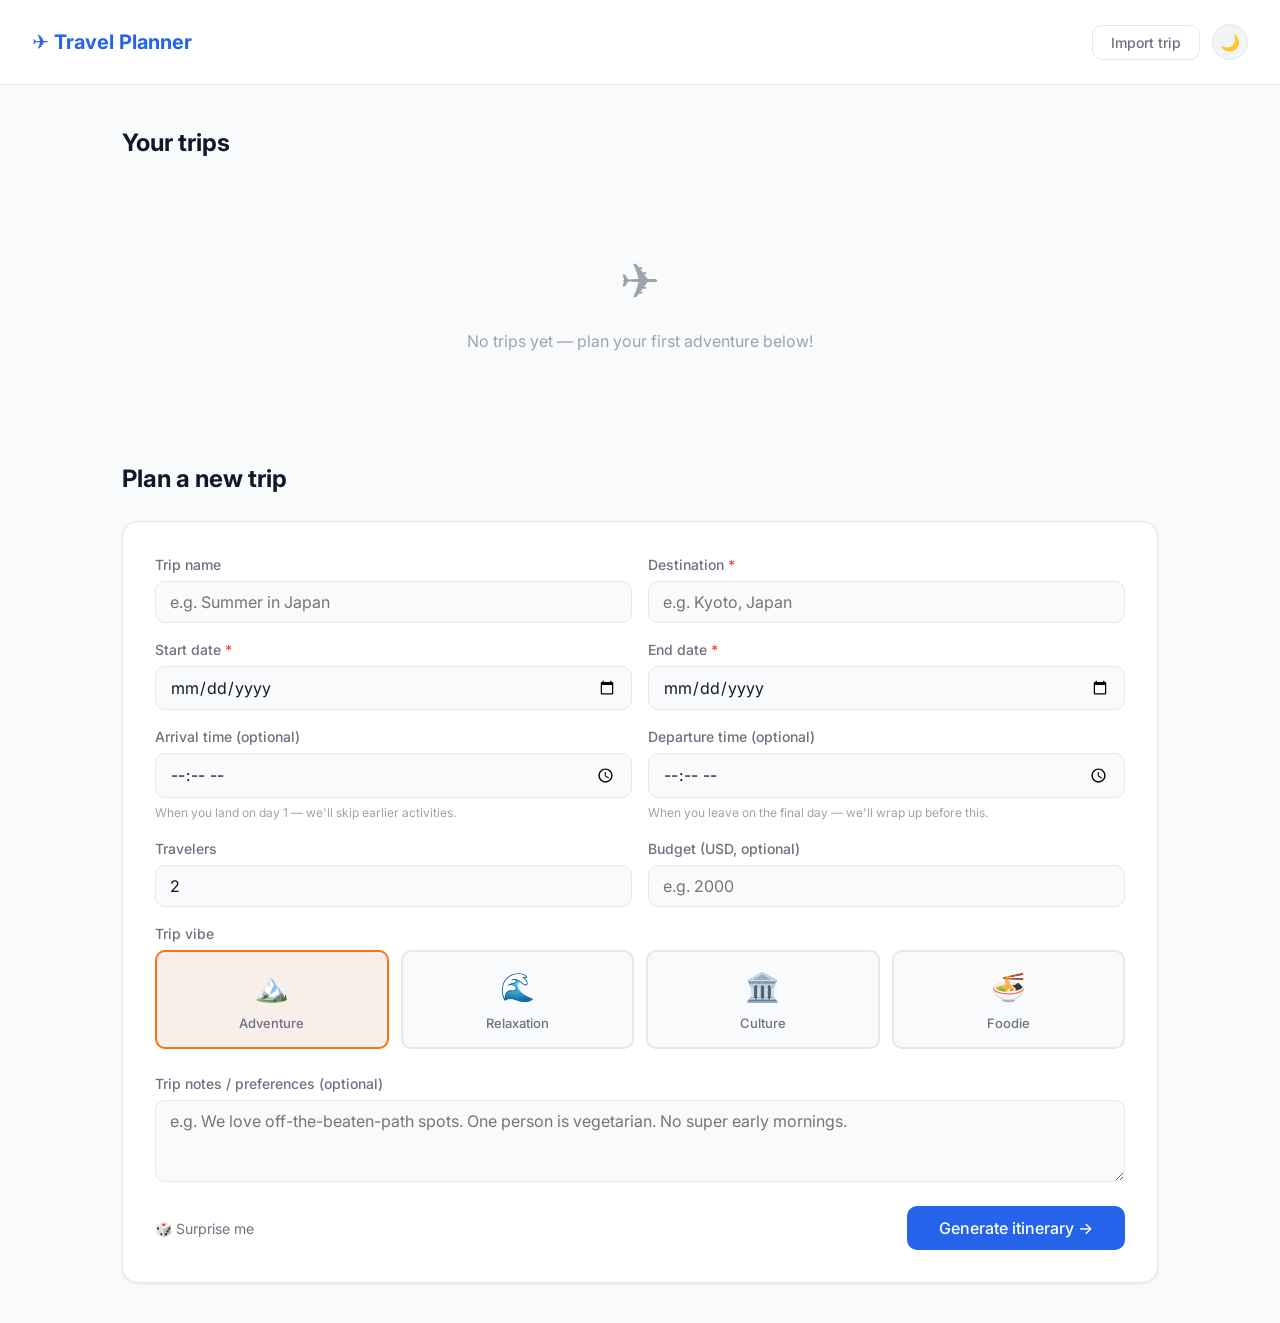
<file: index.html>
<!DOCTYPE html>
<html lang="en">
<head>
    <link rel="icon" href="data:image/svg+xml,<svg xmlns='http://www.w3.org/2000/svg' viewBox='0 0 100 100'><text y='.9em' font-size='90'>🗺️</text></svg>">
  <meta charset="UTF-8">
  <meta name="viewport" content="width=device-width, initial-scale=1.0">
  <title>Travel Planner</title>
  <link rel="preconnect" href="https://fonts.googleapis.com">
  <link rel="stylesheet" href="https://fonts.googleapis.com/css2?family=Inter:wght@400;500;600;700&display=swap">
  <link rel="stylesheet" href="css/base.css">
  <link rel="stylesheet" href="css/home.css">
</head>
<body>

<!-- ── Header ─────────────────────────────────── -->
<header class="home-header">
  <div class="logo">✈️ Travel Planner</div>
  <nav>
    <button id="import-btn" class="btn btn-ghost">Import trip</button>
    <button id="theme-toggle" aria-label="Toggle dark mode">🌙</button>
  </nav>
</header>

<!-- ── Main ───────────────────────────────────── -->
<main class="home-main">

  <!-- Saved trips -->
  <section>
    <h2 class="section-title">Your trips</h2>
    <div id="trip-grid"></div>
  </section>

  <!-- New trip form -->
  <section class="new-trip-section">
    <h2 class="section-title">Plan a new trip</h2>
    <form class="new-trip-form" id="new-trip-form" novalidate>

      <div class="form-row">
        <div class="form-group">
          <label for="trip-name">Trip name</label>
          <input type="text" id="trip-name" name="name" placeholder="e.g. Summer in Japan">
        </div>
        <div class="form-group">
          <label for="destination">Destination <span style="color:#ef4444">*</span></label>
          <input type="text" id="destination" name="destination" placeholder="e.g. Kyoto, Japan" required>
        </div>
      </div>

      <div class="form-row">
        <div class="form-group">
          <label for="start-date">Start date <span style="color:#ef4444">*</span></label>
          <input type="date" id="start-date" name="startDate" required>
        </div>
        <div class="form-group">
          <label for="end-date">End date <span style="color:#ef4444">*</span></label>
          <input type="date" id="end-date" name="endDate" required>
        </div>
      </div>

      <div class="form-row">
        <div class="form-group">
          <label for="arrival-time">Arrival time (optional)</label>
          <input type="time" id="arrival-time" name="arrivalTime">
          <small style="color:var(--text-muted);font-size:.75rem">When you land on day 1 — we'll skip earlier activities.</small>
        </div>
        <div class="form-group">
          <label for="departure-time">Departure time (optional)</label>
          <input type="time" id="departure-time" name="departureTime">
          <small style="color:var(--text-muted);font-size:.75rem">When you leave on the final day — we'll wrap up before this.</small>
        </div>
      </div>

      <div class="form-row">
        <div class="form-group">
          <label for="travelers">Travelers</label>
          <input type="number" id="travelers" name="travelers" value="2" min="1" max="20">
        </div>
        <div class="form-group">
          <label for="trip-budget">Budget (USD, optional)</label>
          <input type="number" id="trip-budget" name="budget" placeholder="e.g. 2000" min="0">
        </div>
      </div>

      <div class="form-group">
        <label>Trip vibe</label>
        <div class="vibe-picker">
          <label class="vibe-card" data-vibe="adventure">
            <input type="radio" name="vibe" value="adventure" checked>
            <div class="vibe-icon">🏔️</div>
            <div class="vibe-label">Adventure</div>
          </label>
          <label class="vibe-card" data-vibe="relaxation">
            <input type="radio" name="vibe" value="relaxation">
            <div class="vibe-icon">🌊</div>
            <div class="vibe-label">Relaxation</div>
          </label>
          <label class="vibe-card" data-vibe="culture">
            <input type="radio" name="vibe" value="culture">
            <div class="vibe-icon">🏛️</div>
            <div class="vibe-label">Culture</div>
          </label>
          <label class="vibe-card" data-vibe="foodie">
            <input type="radio" name="vibe" value="foodie">
            <div class="vibe-icon">🍜</div>
            <div class="vibe-label">Foodie</div>
          </label>
        </div>
      </div>

      <div class="form-group">
        <label for="trip-notes">Trip notes / preferences (optional)</label>
        <textarea id="trip-notes" name="notes" rows="3"
          placeholder="e.g. We love off-the-beaten-path spots. One person is vegetarian. No super early mornings."></textarea>
      </div>

      <div class="form-submit">
        <button type="button" id="surprise-btn">🎲 Surprise me</button>
        <button type="submit" class="btn btn-primary">Generate itinerary →</button>
      </div>

    </form>
  </section>

</main>

<script type="module" src="js/main.js"></script>
</body>
</html>
</file>
<file: css/base.css>
*, *::before, *::after { box-sizing: border-box; margin: 0; padding: 0; }

:root {
  /* Vibe accent colors */
  --color-adventure: #f97316;
  --color-relaxation: #14b8a6;
  --color-culture: #a855f7;
  --color-foodie: #ef4444;

  /* Category colors */
  --color-food: #f59e0b;
  --color-culture-cat: #8b5cf6;
  --color-adventure-cat: #f97316;
  --color-leisure: #10b981;
  --color-transport: #6b7280;

  /* Neutral palette */
  --bg: #f9fafb;
  --bg-card: #ffffff;
  --bg-sidebar: #f3f4f6;
  --border: #e5e7eb;
  --text-primary: #111827;
  --text-secondary: #6b7280;
  --text-muted: #9ca3af;

  /* Accent */
  --accent: #2563eb;
  --accent-hover: #1d4ed8;

  /* Typography */
  --font: 'Inter', system-ui, -apple-system, sans-serif;
  --font-mono: 'JetBrains Mono', 'Fira Code', monospace;

  /* Spacing */
  --radius: 10px;
  --radius-lg: 16px;
  --shadow-sm: 0 1px 3px rgba(0,0,0,.08);
  --shadow-md: 0 4px 12px rgba(0,0,0,.1);
  --shadow-lg: 0 8px 24px rgba(0,0,0,.12);

  /* Active vibe (set dynamically by JS) */
  --vibe-color: var(--accent);
}

[data-theme="dark"] {
  --bg: #0f172a;
  --bg-card: #1e293b;
  --bg-sidebar: #1e293b;
  --border: #334155;
  --text-primary: #f1f5f9;
  --text-secondary: #94a3b8;
  --text-muted: #64748b;
  --accent: #3b82f6;
  --accent-hover: #60a5fa;
}

html { font-size: 16px; }

body {
  font-family: var(--font);
  background: var(--bg);
  color: var(--text-primary);
  line-height: 1.5;
  min-height: 100vh;
  transition: background 0.2s, color 0.2s;
}

a { color: inherit; text-decoration: none; }

button {
  cursor: pointer;
  font-family: inherit;
  border: none;
  background: none;
}

input, select, textarea {
  font-family: inherit;
  font-size: 1rem;
}

/* Utility classes */
.sr-only {
  position: absolute; width: 1px; height: 1px;
  padding: 0; margin: -1px; overflow: hidden;
  clip: rect(0,0,0,0); white-space: nowrap; border: 0;
}

.btn {
  display: inline-flex;
  align-items: center;
  gap: 6px;
  padding: 8px 18px;
  border-radius: var(--radius);
  font-size: 0.875rem;
  font-weight: 500;
  transition: background 0.15s, opacity 0.15s;
}

.btn-primary {
  background: var(--accent);
  color: #fff;
}
.btn-primary:hover { background: var(--accent-hover); }

.btn-ghost {
  background: transparent;
  color: var(--text-secondary);
  border: 1px solid var(--border);
}
.btn-ghost:hover { background: var(--bg-sidebar); }

/* Modal overlay */
.modal-overlay {
  position: fixed; inset: 0;
  background: rgba(0,0,0,0.5);
  display: flex; align-items: center; justify-content: center;
  z-index: 1000;
  opacity: 0; pointer-events: none;
  transition: opacity 0.2s;
}
.modal-overlay.open { opacity: 1; pointer-events: all; }

.modal {
  background: var(--bg-card);
  border-radius: var(--radius-lg);
  padding: 32px;
  width: min(480px, 90vw);
  box-shadow: var(--shadow-lg);
  transform: translateY(12px);
  transition: transform 0.2s;
}
.modal-overlay.open .modal { transform: translateY(0); }

/* API key modal */
#api-key-modal .modal h2 { margin-bottom: 8px; }
#api-key-modal .modal p { color: var(--text-secondary); font-size: 0.875rem; margin-bottom: 20px; }

.form-group { display: flex; flex-direction: column; gap: 6px; margin-bottom: 16px; }
.form-group label { font-size: 0.875rem; font-weight: 500; color: var(--text-secondary); }
.form-group input,
.form-group select,
.form-group textarea {
  padding: 10px 14px;
  border: 1px solid var(--border);
  border-radius: var(--radius);
  background: var(--bg);
  color: var(--text-primary);
  outline: none;
  transition: border-color 0.15s;
}
.form-group input:focus,
.form-group select:focus,
.form-group textarea:focus { border-color: var(--accent); }

/* Dark mode toggle */
#theme-toggle {
  width: 36px; height: 36px;
  border-radius: 50%;
  display: flex; align-items: center; justify-content: center;
  background: var(--bg-sidebar);
  border: 1px solid var(--border);
  font-size: 1rem;
  transition: background 0.15s;
}
#theme-toggle:hover { background: var(--border); }

/* Skeleton loader animation */
@keyframes shimmer {
  0% { background-position: -400px 0; }
  100% { background-position: 400px 0; }
}
.skeleton {
  background: linear-gradient(90deg, var(--border) 25%, var(--bg-sidebar) 50%, var(--border) 75%);
  background-size: 400px 100%;
  animation: shimmer 1.4s infinite;
  border-radius: 6px;
}
</file>
<file: css/home.css>
/* ── Home / Trip list ─────────────────────────────────── */

.home-header {
  display: flex;
  align-items: center;
  justify-content: space-between;
  padding: 24px 32px;
  border-bottom: 1px solid var(--border);
  background: var(--bg-card);
}

.home-header .logo {
  font-size: 1.25rem;
  font-weight: 700;
  color: var(--accent);
  display: flex;
  align-items: center;
  gap: 8px;
}

.home-header nav { display: flex; align-items: center; gap: 12px; }

.home-main {
  max-width: 1100px;
  margin: 0 auto;
  padding: 40px 32px;
}

.section-title {
  font-size: 1.5rem;
  font-weight: 700;
  margin-bottom: 24px;
}

/* ── Trip grid ────────────────────────────────────────── */

#trip-grid {
  display: grid;
  grid-template-columns: repeat(auto-fill, minmax(280px, 1fr));
  gap: 20px;
  margin-bottom: 48px;
}

.trip-card {
  background: var(--bg-card);
  border: 1px solid var(--border);
  border-radius: var(--radius-lg);
  overflow: hidden;
  box-shadow: var(--shadow-sm);
  cursor: pointer;
  transition: transform 0.15s, box-shadow 0.15s;
  position: relative;
}
.trip-card:hover { transform: translateY(-2px); box-shadow: var(--shadow-md); }

.trip-card-photo {
  width: 100%;
  height: 140px;
  object-fit: cover;
  background: var(--bg-sidebar);
  display: flex; align-items: center; justify-content: center;
  font-size: 3rem;
}

.trip-card-body { padding: 16px; }

.trip-card-name {
  font-size: 1rem;
  font-weight: 600;
  margin-bottom: 4px;
}

.trip-card-meta {
  font-size: 0.8125rem;
  color: var(--text-secondary);
  display: flex; gap: 12px;
  margin-bottom: 12px;
}

.trip-vibe-badge {
  display: inline-block;
  padding: 2px 10px;
  border-radius: 999px;
  font-size: 0.75rem;
  font-weight: 500;
  color: #fff;
}

.trip-card-actions {
  display: flex; gap: 8px;
  margin-top: 12px;
}

.trip-card-actions button {
  flex: 1;
  padding: 6px 0;
  border-radius: var(--radius);
  font-size: 0.8125rem;
  font-weight: 500;
  border: 1px solid var(--border);
  color: var(--text-secondary);
  background: transparent;
  transition: background 0.12s;
}
.trip-card-actions button:hover { background: var(--bg-sidebar); }
.trip-card-actions .btn-open {
  background: var(--accent);
  color: #fff;
  border-color: var(--accent);
}
.trip-card-actions .btn-open:hover { background: var(--accent-hover); }

.empty-state {
  grid-column: 1 / -1;
  text-align: center;
  padding: 60px 20px;
  color: var(--text-muted);
}
.empty-state .icon { font-size: 3rem; margin-bottom: 12px; }
.empty-state p { font-size: 1rem; }

/* ── New trip form ────────────────────────────────────── */

.new-trip-section { margin-top: 8px; }

.new-trip-form {
  background: var(--bg-card);
  border: 1px solid var(--border);
  border-radius: var(--radius-lg);
  padding: 32px;
  box-shadow: var(--shadow-sm);
}

.new-trip-form h2 {
  font-size: 1.125rem;
  font-weight: 600;
  margin-bottom: 24px;
}

.form-row {
  display: grid;
  grid-template-columns: 1fr 1fr;
  gap: 16px;
}

@media (max-width: 600px) {
  .form-row { grid-template-columns: 1fr; }
}

/* Vibe card picker */
.vibe-picker {
  display: grid;
  grid-template-columns: repeat(4, 1fr);
  gap: 12px;
  margin-bottom: 8px;
}

@media (max-width: 600px) {
  .vibe-picker { grid-template-columns: repeat(2, 1fr); }
}

.vibe-card {
  position: relative;
  border: 2px solid var(--border);
  border-radius: var(--radius);
  padding: 14px 10px;
  text-align: center;
  cursor: pointer;
  transition: border-color 0.15s, transform 0.1s;
  background: var(--bg);
  user-select: none;
}

.vibe-card:hover { transform: translateY(-1px); }

.vibe-card input[type="radio"] {
  position: absolute; opacity: 0; width: 0; height: 0;
}

.vibe-card .vibe-icon { font-size: 1.75rem; margin-bottom: 6px; }
.vibe-card .vibe-label { font-size: 0.8125rem; font-weight: 500; }

.vibe-card[data-vibe="adventure"] { --vibe-border: var(--color-adventure); }
.vibe-card[data-vibe="relaxation"] { --vibe-border: var(--color-relaxation); }
.vibe-card[data-vibe="culture"] { --vibe-border: var(--color-culture); }
.vibe-card[data-vibe="foodie"] { --vibe-border: var(--color-foodie); }

.vibe-card.selected {
  border-color: var(--vibe-border);
  background: color-mix(in srgb, var(--vibe-border) 8%, var(--bg));
}

.form-submit {
  margin-top: 24px;
  display: flex;
  justify-content: flex-end;
}

.form-submit .btn-primary {
  padding: 12px 32px;
  font-size: 1rem;
}

/* Surprise me button */
#surprise-btn {
  display: flex;
  align-items: center;
  gap: 6px;
  color: var(--text-secondary);
  font-size: 0.875rem;
  margin-right: auto;
}
#surprise-btn:hover { color: var(--text-primary); }

/* ── Mobile responsive ────────────────────────────────── */

@media (max-width: 768px) {
  .home-header {
    padding: 14px 16px;
    gap: 10px;
  }
  .home-header .logo { font-size: 1.0625rem; }
  .home-header nav { gap: 8px; }

  .home-main { padding: 24px 16px; }

  .section-title { font-size: 1.25rem; margin-bottom: 16px; }

  #trip-grid {
    grid-template-columns: 1fr;
    gap: 14px;
    margin-bottom: 32px;
  }

  .trip-card-photo { height: 120px; }

  .new-trip-form { padding: 18px 16px; border-radius: 12px; }

  .form-row { gap: 12px; }

  .vibe-picker { gap: 8px; }
  .vibe-card { padding: 12px 6px; }
  .vibe-card .vibe-icon { font-size: 1.5rem; }
  .vibe-card .vibe-label { font-size: 0.75rem; }

  .form-submit {
    flex-direction: column-reverse;
    gap: 10px;
    align-items: stretch;
    margin-top: 20px;
  }
  .form-submit .btn-primary {
    width: 100%;
    padding: 14px 24px;
    font-size: 1rem;
  }
  #surprise-btn {
    margin-right: 0;
    justify-content: center;
    padding: 10px;
  }

  /* Larger tap targets for trip card actions */
  .trip-card-actions button { padding: 10px 0; font-size: 0.875rem; }
}

@media (max-width: 380px) {
  .home-header { padding: 12px 14px; }
  .home-main { padding: 18px 14px; }
}
</file>
<file: css/itinerary.css>
/* ── Itinerary page layout ────────────────────────────── */

.itinerary-page {
  --sidebar-width: 320px;
  --map-height: 220px;
  display: grid;
  grid-template-rows: auto 1fr auto;
  grid-template-columns: 1fr 6px var(--sidebar-width);
  grid-template-areas:
    "header  header   header"
    "main    resize-v sidebar"
    "budget  budget   budget";
  height: 100vh;
  overflow: hidden;
}

.itinerary-page.sidebar-hidden {
  grid-template-columns: 1fr 0 0;
}
.itinerary-page.sidebar-hidden #packing-panel,
.itinerary-page.sidebar-hidden #resizer-sidebar {
  display: none;
}
.itinerary-page.map-hidden #map,
.itinerary-page.map-hidden #resizer-map {
  display: none;
}

/* ── Resizers ─────────────────────────────────────────── */

.resizer {
  background: transparent;
  position: relative;
  z-index: 4;
  transition: background 0.15s;
}

.resizer::after {
  content: '';
  position: absolute;
  inset: 0;
  background: transparent;
  transition: background 0.15s;
}

.resizer:hover::after,
.resizer.dragging::after {
  background: var(--vibe-color);
  opacity: 0.6;
}

.resizer-v {
  grid-area: resize-v;
  cursor: col-resize;
}

.resizer-h {
  height: 6px;
  flex-shrink: 0;
  cursor: row-resize;
  background: var(--bg-card);
  border-top: 1px solid var(--border);
  border-bottom: 1px solid var(--border);
}

body.resizing { cursor: inherit; user-select: none; }
body.resizing.resizing-h { cursor: row-resize; }
body.resizing.resizing-v { cursor: col-resize; }

/* ── Header ───────────────────────────────────────────── */

.itinerary-header {
  grid-area: header;
  display: flex;
  align-items: center;
  gap: 16px;
  padding: 14px 24px;
  border-bottom: 1px solid var(--border);
  background: var(--bg-card);
  z-index: 10;
}

.itinerary-header .back-btn {
  color: var(--text-secondary);
  font-size: 0.875rem;
  display: flex; align-items: center; gap: 4px;
}
.itinerary-header .back-btn:hover { color: var(--text-primary); }

.trip-title {
  font-size: 1rem;
  font-weight: 600;
  flex: 1;
}

.trip-meta-pills {
  display: flex;
  gap: 8px;
  flex-wrap: wrap;
}

.pill {
  display: inline-flex;
  align-items: center;
  gap: 4px;
  padding: 3px 10px;
  border-radius: 999px;
  font-size: 0.75rem;
  background: var(--bg-sidebar);
  border: 1px solid var(--border);
  color: var(--text-secondary);
}

.header-actions { display: flex; gap: 8px; align-items: center; }

.btn .btn-icon { display: inline; }
.btn .btn-label { display: inline; margin-left: 4px; }

.mobile-only-inline { display: none; }

/* ── Main content (day columns + map) ────────────────── */

.itinerary-main {
  grid-area: main;
  display: flex;
  flex-direction: column;
  overflow: hidden;
}

/* Map */
#map {
  height: var(--map-height, 220px);
  flex-shrink: 0;
  background: var(--bg-sidebar);
  position: relative;
}

#map .map-placeholder {
  position: absolute; inset: 0;
  display: flex; flex-direction: column;
  align-items: center; justify-content: center;
  gap: 8px;
  color: var(--text-muted);
  font-size: 0.875rem;
}

/* Day columns scroll container */
#day-columns {
  display: flex;
  gap: 0;
  overflow-x: auto;
  flex: 1;
  scroll-snap-type: x mandatory;
  -webkit-overflow-scrolling: touch;
}

#day-columns::-webkit-scrollbar { height: 6px; }
#day-columns::-webkit-scrollbar-track { background: var(--bg); }
#day-columns::-webkit-scrollbar-thumb { background: var(--border); border-radius: 3px; }

/* ── Day column ───────────────────────────────────────── */

.day-column {
  min-width: 300px;
  max-width: 340px;
  flex-shrink: 0;
  display: flex;
  flex-direction: column;
  border-right: 1px solid var(--border);
  scroll-snap-align: start;
  overflow: hidden;
}

.day-column-header {
  padding: 14px 16px 10px;
  background: var(--bg-card);
  border-bottom: 1px solid var(--border);
  position: sticky;
  top: 0;
  z-index: 2;
}

.day-column-header .day-label {
  font-size: 0.75rem;
  font-weight: 600;
  text-transform: uppercase;
  letter-spacing: 0.06em;
  color: var(--text-secondary);
}

.day-column-header .day-theme {
  font-size: 0.9375rem;
  font-weight: 600;
  margin-top: 2px;
}

.day-column-header .day-total {
  font-size: 0.75rem;
  color: var(--text-muted);
  margin-top: 2px;
}

.activity-list {
  flex: 1;
  overflow-y: auto;
  padding: 12px 10px;
  display: flex;
  flex-direction: column;
  gap: 8px;
}

.activity-list::-webkit-scrollbar { width: 4px; }
.activity-list::-webkit-scrollbar-thumb { background: var(--border); border-radius: 2px; }

/* Drop zone indicator */
.day-column.drag-over .activity-list {
  background: color-mix(in srgb, var(--accent) 5%, var(--bg));
  border: 2px dashed var(--accent);
  border-radius: var(--radius);
}

.drop-indicator {
  height: 3px;
  background: var(--accent);
  border-radius: 2px;
  margin: 2px 0;
  display: none;
}
.drop-indicator.visible { display: block; }

/* ── Activity card ────────────────────────────────────── */

.activity-card {
  background: var(--bg-card);
  border: 1px solid var(--border);
  border-radius: var(--radius);
  padding: 12px 14px;
  cursor: grab;
  transition: box-shadow 0.15s, opacity 0.15s, border-color 0.15s;
  position: relative;
  user-select: none;
}
.activity-card:hover { box-shadow: var(--shadow-sm); }
.activity-card.dragging { opacity: 0.4; cursor: grabbing; }
.activity-card.highlighted { border-color: var(--vibe-color); box-shadow: 0 0 0 3px color-mix(in srgb, var(--vibe-color) 20%, transparent); }

.activity-card-top {
  display: flex;
  align-items: flex-start;
  gap: 10px;
}

.activity-time {
  font-size: 0.75rem;
  font-weight: 600;
  color: var(--text-muted);
  white-space: nowrap;
  min-width: 40px;
  padding-top: 2px;
}

.activity-number {
  position: absolute;
  top: -8px;
  left: -8px;
  width: 22px;
  height: 22px;
  border-radius: 50%;
  background: var(--vibe-color);
  color: #fff;
  font-size: 0.7rem;
  font-weight: 700;
  display: flex;
  align-items: center;
  justify-content: center;
  border: 2px solid var(--bg-card);
  box-shadow: 0 1px 3px rgba(0,0,0,.15);
  z-index: 1;
  cursor: pointer;
  transition: transform 0.1s, box-shadow 0.1s;
}
.activity-number:hover {
  transform: scale(1.15);
  box-shadow: 0 2px 6px rgba(0,0,0,.25);
}

.activity-content { flex: 1; min-width: 0; }

.activity-category-dot {
  width: 8px; height: 8px;
  border-radius: 50%;
  flex-shrink: 0;
  margin-top: 6px;
}

.activity-title {
  font-size: 0.9rem;
  font-weight: 600;
  line-height: 1.3;
  margin-bottom: 3px;
}

.activity-desc {
  font-size: 0.8125rem;
  color: var(--text-secondary);
  line-height: 1.4;
  display: -webkit-box;
  -webkit-line-clamp: 2;
  -webkit-box-orient: vertical;
  overflow: hidden;
  cursor: pointer;
  position: relative;
}
.activity-desc.expanded {
  -webkit-line-clamp: unset;
}
.activity-desc::after {
  content: '';
}
.activity-desc:not(.expanded).clamped::after {
  content: ' more';
  color: var(--vibe-color);
  font-weight: 500;
  font-size: 0.75rem;
}

.activity-card-footer {
  display: flex;
  align-items: center;
  gap: 8px;
  margin-top: 8px;
  font-size: 0.75rem;
  color: var(--text-muted);
}

.activity-duration::before { content: "⏱ "; }
.activity-cost { margin-left: auto; }
.activity-cost::before { content: "~$"; }

.activity-tip {
  margin-top: 8px;
  padding: 6px 10px;
  background: color-mix(in srgb, var(--color-foodie) 8%, var(--bg-sidebar));
  border-left: 3px solid var(--color-foodie);
  border-radius: 0 6px 6px 0;
  font-size: 0.75rem;
  color: var(--text-secondary);
  display: none;
}
.activity-card:hover .activity-tip { display: block; }

/* Stars rating */
.activity-stars {
  display: flex;
  gap: 2px;
  margin-top: 6px;
}
.activity-stars button {
  font-size: 0.875rem;
  color: var(--border);
  transition: color 0.1s;
}
.activity-stars button.filled { color: #f59e0b; }

/* ── Skeleton loading cards ───────────────────────────── */

.skeleton-card {
  background: var(--bg-card);
  border: 1px solid var(--border);
  border-radius: var(--radius);
  padding: 12px 14px;
}

.skeleton-line {
  height: 12px;
  margin-bottom: 8px;
  border-radius: 4px;
}
.skeleton-line:last-child { margin-bottom: 0; }

/* ── Right sidebar (packing list) ─────────────────────── */

#packing-panel {
  grid-area: sidebar;
  border-left: 1px solid var(--border);
  background: var(--bg-card);
  display: flex;
  flex-direction: column;
  overflow-y: auto;
  overflow-x: hidden;
}

.sidebar-section {
  display: flex;
  flex-direction: column;
  border-bottom: 1px solid var(--border);
}
.sidebar-section:last-child { border-bottom: none; }

#sidebar-packing { flex-shrink: 0; }

.tips-list {
  padding: 12px 16px 16px;
  display: flex;
  flex-direction: column;
  gap: 10px;
}

.tip-item {
  display: flex;
  align-items: flex-start;
  gap: 8px;
  font-size: 0.8125rem;
  line-height: 1.45;
  color: var(--text-secondary);
}

.tip-item .tip-num {
  flex-shrink: 0;
  width: 20px;
  height: 20px;
  border-radius: 50%;
  background: color-mix(in srgb, var(--vibe-color) 18%, var(--bg-sidebar));
  color: var(--vibe-color);
  font-size: 0.7rem;
  font-weight: 700;
  display: flex;
  align-items: center;
  justify-content: center;
  margin-top: 1px;
}

.panel-header {
  display: flex;
  align-items: center;
  justify-content: space-between;
  padding: 14px 16px;
  border-bottom: 1px solid var(--border);
}

.panel-header h3 { font-size: 0.9375rem; font-weight: 600; }

.panel-toggle {
  font-size: 0.75rem;
  color: var(--text-secondary);
  cursor: pointer;
}

.packing-categories {
  flex: 1;
  overflow-y: auto;
  padding: 12px;
}

.packing-category { margin-bottom: 16px; }

.packing-category-title {
  font-size: 0.75rem;
  font-weight: 700;
  text-transform: uppercase;
  letter-spacing: 0.06em;
  color: var(--text-secondary);
  margin-bottom: 8px;
}

.packing-item {
  display: flex;
  align-items: center;
  gap: 8px;
  padding: 5px 0;
  font-size: 0.875rem;
}

.packing-item input[type="checkbox"] {
  accent-color: var(--accent);
  width: 15px; height: 15px;
  flex-shrink: 0;
}

.packing-item label { flex: 1; cursor: pointer; }
.packing-item.checked label { text-decoration: line-through; color: var(--text-muted); }

.packing-add-input {
  display: flex;
  gap: 6px;
  padding: 4px 0 0;
}
.packing-add-input input {
  flex: 1;
  padding: 5px 8px;
  border: 1px solid var(--border);
  border-radius: 6px;
  background: var(--bg);
  color: var(--text-primary);
  font-size: 0.8125rem;
}
.packing-add-input button {
  padding: 5px 10px;
  background: var(--accent);
  color: #fff;
  border-radius: 6px;
  font-size: 0.8125rem;
  font-weight: 500;
}

/* ── Bottom budget panel ──────────────────────────────── */

#budget-panel {
  grid-area: budget;
  border-top: 1px solid var(--border);
  background: var(--bg-card);
  max-height: 220px;
  overflow: hidden;
  transition: max-height 0.25s;
}

#budget-panel.collapsed { max-height: 48px; }

.budget-header {
  display: flex;
  align-items: center;
  gap: 16px;
  padding: 10px 20px;
  border-bottom: 1px solid var(--border);
  cursor: pointer;
}

.budget-header h3 { font-size: 0.9375rem; font-weight: 600; }

.budget-total-display {
  font-size: 0.875rem;
  font-weight: 600;
}
.budget-total-display.over { color: #ef4444; }
.budget-total-display.under { color: #10b981; }

.budget-body {
  display: flex;
  gap: 0;
  height: calc(220px - 48px);
}

.budget-chart-wrap {
  padding: 12px 20px;
  flex-shrink: 0;
  display: flex;
  align-items: center;
}

#budget-chart { display: block; }

.budget-breakdown {
  flex: 1;
  overflow-y: auto;
  padding: 12px 20px;
  font-size: 0.8125rem;
}

.budget-row {
  display: flex;
  align-items: center;
  gap: 8px;
  padding: 4px 0;
  border-bottom: 1px solid var(--border);
}

.budget-row:last-child { border-bottom: none; }

.budget-row-dot { width: 8px; height: 8px; border-radius: 50%; flex-shrink: 0; }
.budget-row-label { flex: 1; color: var(--text-secondary); }
.budget-row-cost {
  font-weight: 500;
  min-width: 48px;
  text-align: right;
  cursor: pointer;
}
.budget-row-cost:focus { outline: 1px solid var(--accent); border-radius: 4px; }

/* ── Mobile responsive ────────────────────────────────── */

@media (max-width: 768px) {
  .itinerary-page {
    grid-template-columns: 1fr;
    grid-template-rows: auto 1fr auto auto;
    grid-template-areas:
      "header"
      "main"
      "sidebar"
      "budget";
    height: auto;
    min-height: 100vh;
    overflow: visible;
  }

  .resizer { display: none; }

  /* Compact header — wrap pills + actions, smaller fonts and paddings */
  .itinerary-header {
    flex-wrap: wrap;
    padding: 10px 14px;
    gap: 10px;
    row-gap: 8px;
    position: sticky;
    top: 0;
  }
  .itinerary-header .back-btn { font-size: 0.8125rem; }
  .trip-title {
    flex: 1 1 auto;
    min-width: 0;
    font-size: 0.9375rem;
    white-space: nowrap;
    overflow: hidden;
    text-overflow: ellipsis;
  }
  .trip-meta-pills {
    order: 10;
    flex-basis: 100%;
    gap: 6px;
  }
  .pill { font-size: 0.6875rem; padding: 2px 8px; }

  /* Icon-only buttons in header on mobile to save space */
  .header-actions { gap: 4px; row-gap: 6px; flex-wrap: wrap; }
  .header-actions .btn {
    padding: 7px 9px;
    font-size: 0.875rem;
    min-width: 36px;
    justify-content: center;
  }
  .header-actions .btn .btn-label { display: none; }
  .header-actions .gen-status { flex-basis: 100%; order: -1; }
  #currency-select { padding: 6px 8px !important; font-size: 0.75rem !important; }

  /* Show overflow toggle, hide secondary actions until expanded */
  .mobile-only-inline { display: inline-flex; }
  .header-actions .btn-secondary-action { display: none; }
  .itinerary-header.show-more .btn-secondary-action { display: inline-flex; }

  /* Map: smaller default + visible toggle */
  #map { height: 200px; }
  .itinerary-page.map-hidden #map { display: none; }

  /* Main content scrolls naturally on mobile (no flex overflow lockup) */
  .itinerary-main {
    overflow: visible;
    min-height: 60vh;
  }
  #day-columns {
    overflow-x: auto;
    flex: 1 1 auto;
    min-height: 60vh;
    scroll-snap-type: x mandatory;
  }
  .day-column {
    min-width: 92vw;
    max-width: 92vw;
    scroll-snap-align: center;
  }
  .day-column-header { padding: 12px 14px 8px; }
  .activity-list { padding: 10px 8px 16px; gap: 10px; }

  /* Activity cards: bigger tap targets, always-visible tip */
  .activity-card { padding: 12px; }
  .activity-tip { display: block; }
  .activity-number { width: 24px; height: 24px; font-size: 0.75rem; }

  /* Sidebar: stacks below; let it size to content, no fixed scroll */
  #packing-panel {
    max-height: none;
    border-left: none;
    border-top: 1px solid var(--border);
    overflow-y: visible;
  }
  .packing-categories { overflow-y: visible; max-height: none; }

  /* Budget panel: stack header/body, keep input usable */
  #budget-panel {
    max-height: none;
    overflow: visible;
  }
  #budget-panel.collapsed { max-height: 48px; overflow: hidden; }
  .budget-header {
    gap: 10px;
    padding: 10px 14px;
    flex-wrap: wrap;
  }
  .budget-header h3 { font-size: 0.875rem; }
  #trip-budget-input {
    width: auto !important;
    flex: 1 1 120px;
    min-width: 0;
  }
  .budget-header .budget-total-display { font-size: 0.8125rem; }
  .budget-header > span:last-child { display: none; }
  .budget-body {
    flex-direction: column;
    height: auto;
  }
  .budget-chart-wrap { padding: 12px; justify-content: center; }
  .budget-breakdown { padding: 0 14px 14px; }

  /* Modal: a bit more breathing room */
  .modal { padding: 22px; }
}

@media (max-width: 380px) {
  .itinerary-header { padding: 8px 10px; gap: 6px; }
  .header-actions .btn { padding: 6px 7px; min-width: 32px; }
  .trip-title { font-size: 0.875rem; }
}
</file>
<file: css/print.css>
/* Print / PDF export styles — included on itinerary.html */

@media print {
  /* Hide all UI chrome */
  .itinerary-header,
  #map,
  #packing-panel,
  #budget-panel,
  .header-actions,
  .activity-stars,
  .activity-card-footer .activity-cost,
  .day-tab,
  #theme-toggle,
  .btn-ghost {
    display: none !important;
  }

  /* Reset layout to single column */
  .itinerary-page {
    display: block !important;
    height: auto !important;
  }

  .itinerary-main {
    overflow: visible !important;
    display: block !important;
  }

  #day-columns {
    display: block !important;
    overflow: visible !important;
  }

  .day-column {
    min-width: unset !important;
    max-width: unset !important;
    width: 100% !important;
    border: none !important;
    page-break-inside: avoid;
    break-inside: avoid;
    margin-bottom: 24pt;
    overflow: visible !important;
  }

  .day-column-header {
    background: transparent !important;
    border-bottom: 2px solid #000 !important;
    padding: 8pt 0 !important;
  }

  .day-column-header .day-label {
    font-size: 8pt;
    color: #555 !important;
  }

  .day-column-header .day-theme {
    font-size: 13pt;
    color: #000 !important;
  }

  .activity-list {
    overflow: visible !important;
    padding: 0 !important;
  }

  .activity-card {
    border: 1px solid #ccc !important;
    box-shadow: none !important;
    page-break-inside: avoid;
    break-inside: avoid;
    margin-bottom: 6pt;
  }

  .activity-desc { -webkit-line-clamp: unset !important; }
  .activity-tip { display: block !important; }

  /* Print header */
  .print-header {
    display: block !important;
    padding: 0 0 16pt;
    border-bottom: 2px solid #000;
    margin-bottom: 16pt;
  }

  .print-header h1 { font-size: 20pt; margin-bottom: 4pt; }
  .print-header p { font-size: 9pt; color: #555; }

  body { font-size: 10pt; color: #000; background: #fff; }
  a { color: #000; }

  @page { margin: 1.5cm; }
}

/* Print header element (hidden on screen) */
.print-header { display: none; }
</file>
